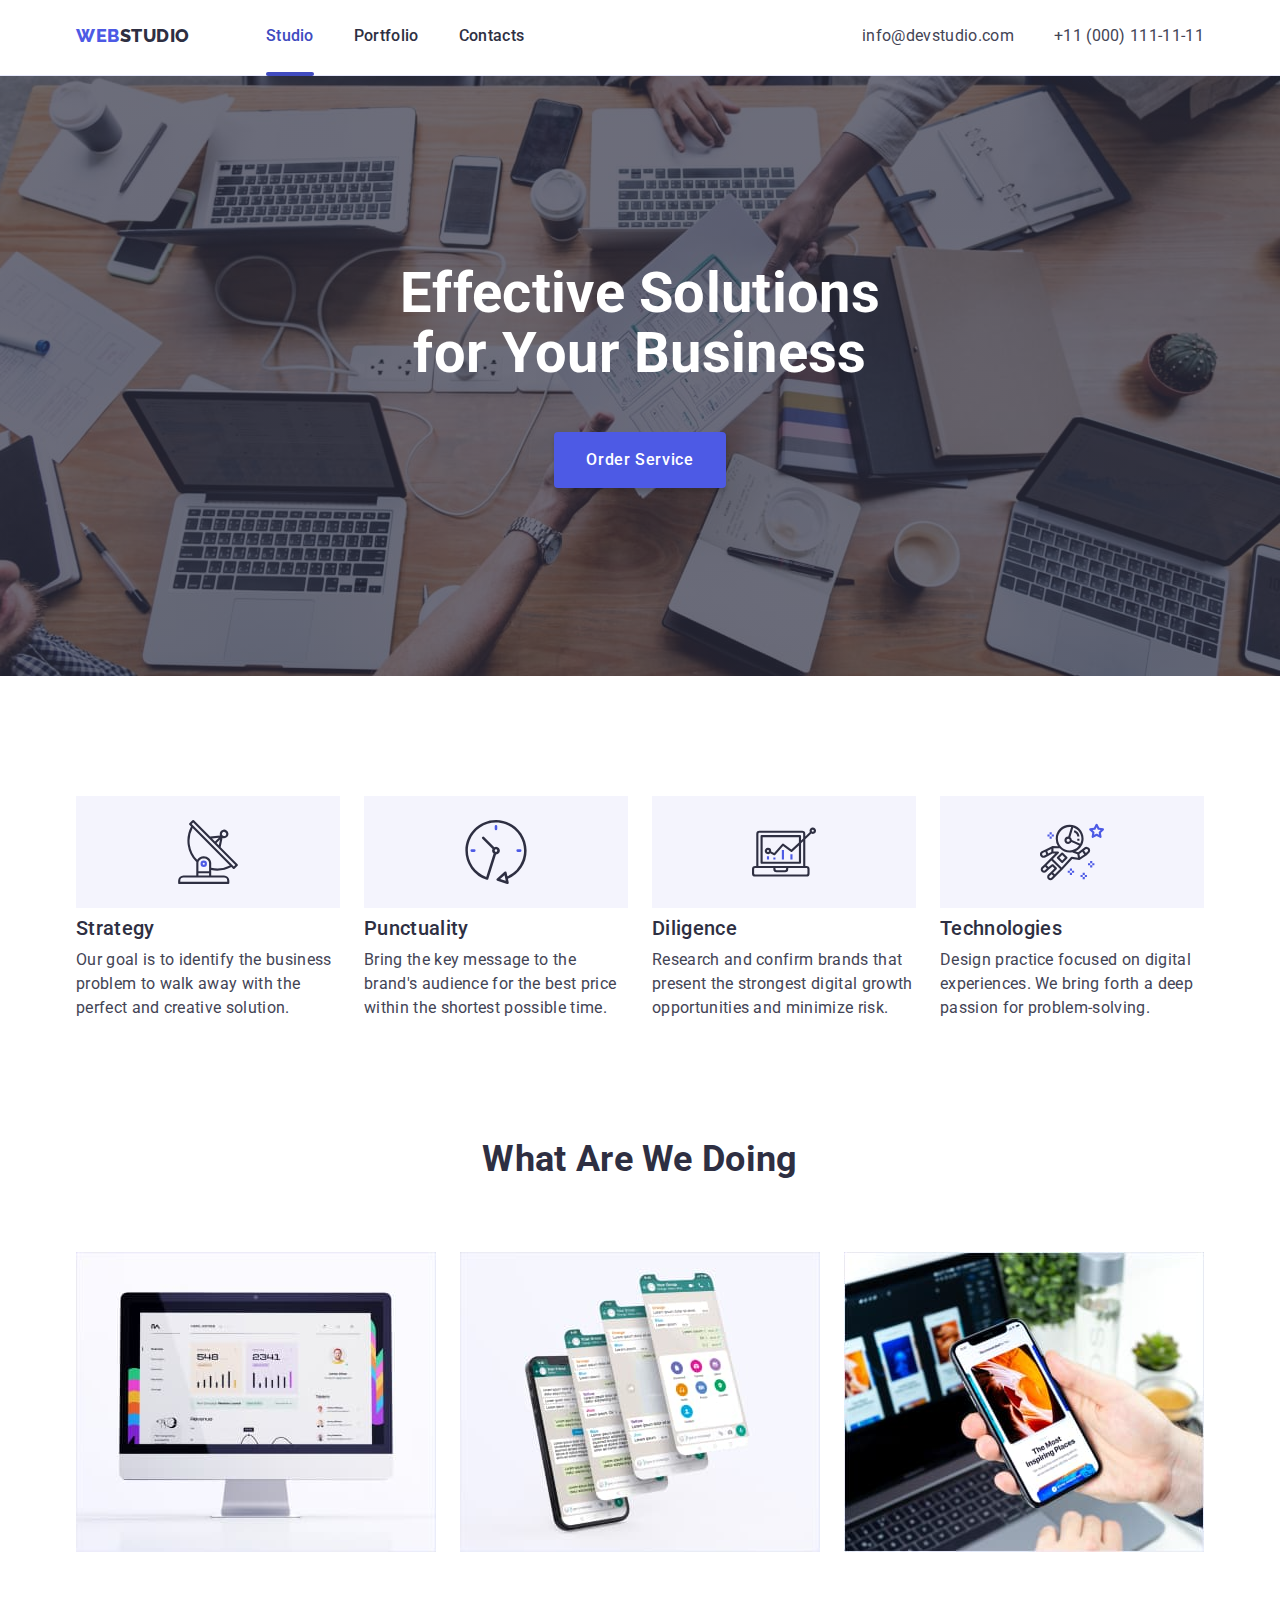
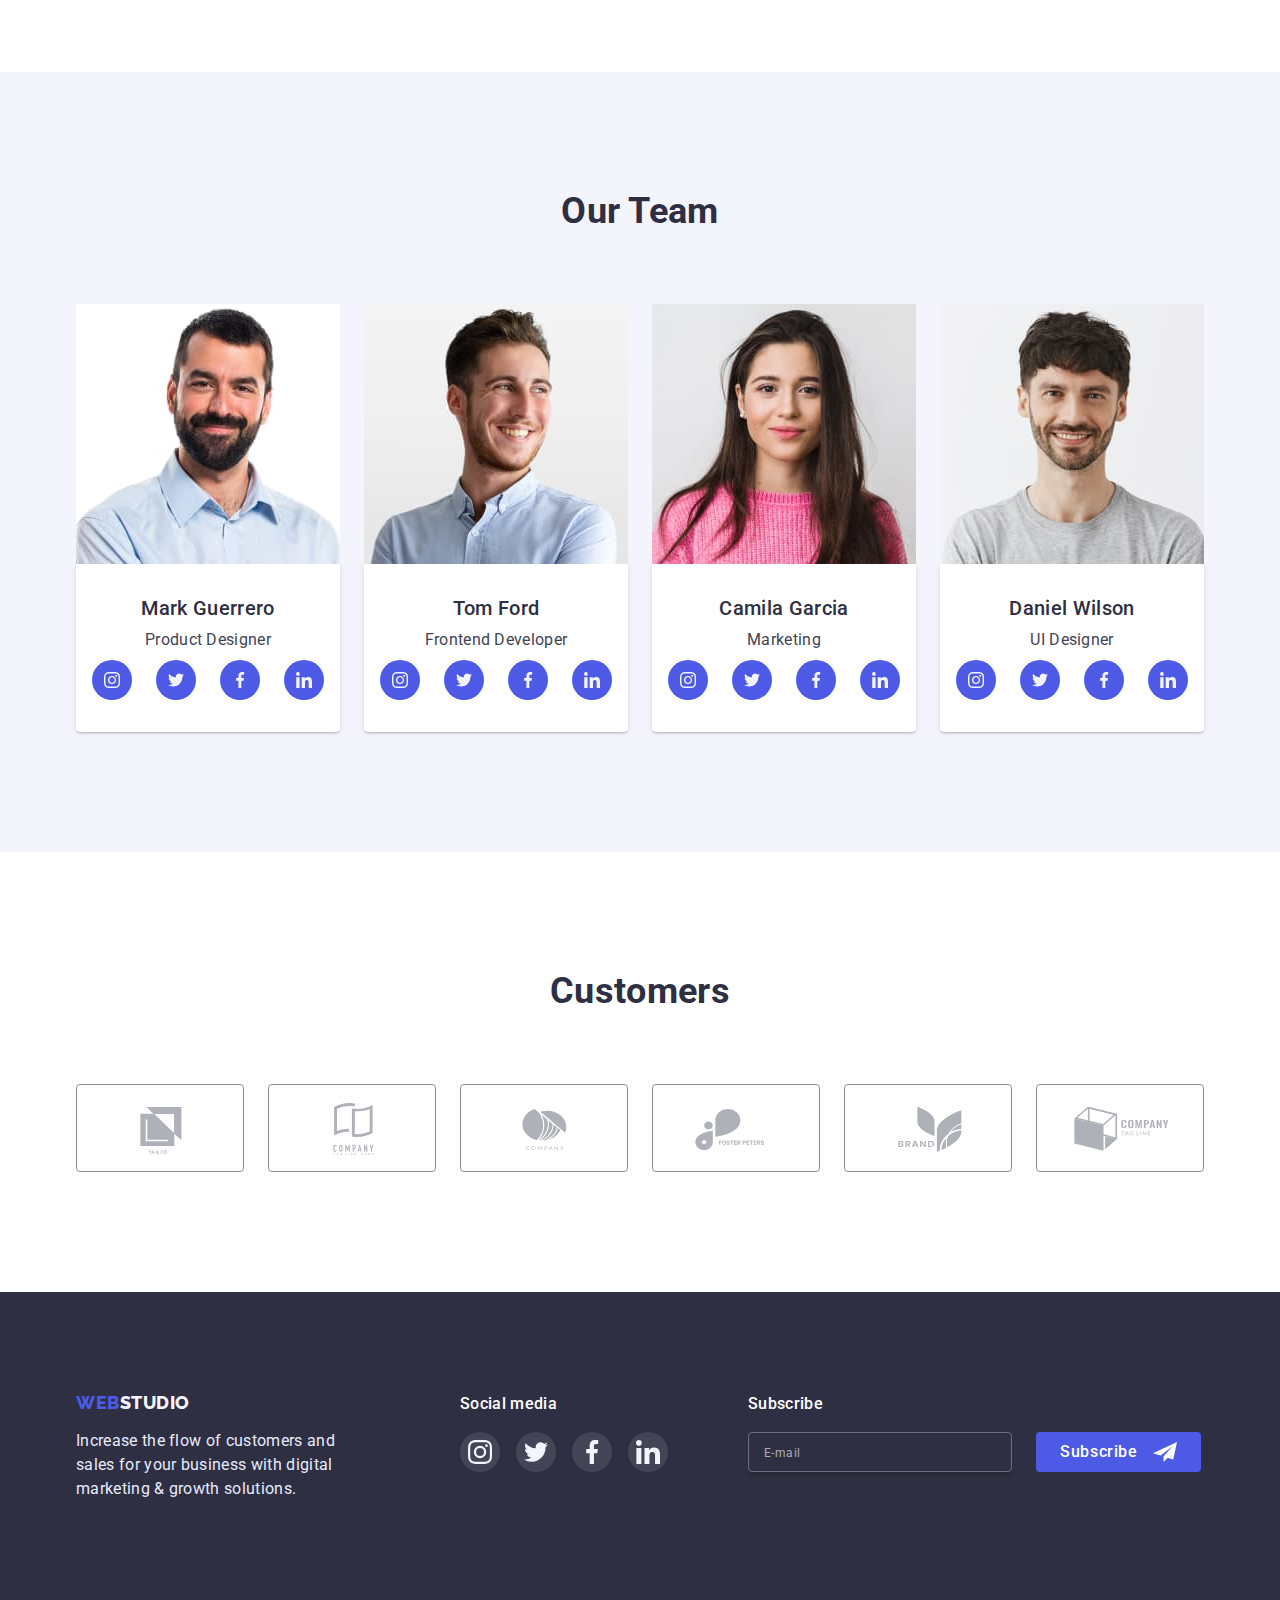
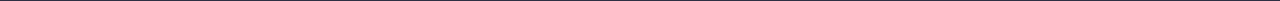
<file: index.html>
<!DOCTYPE html>

<html lang="en">
  <head>
    <meta charset="UTF-8" />
    <meta http-equiv="X-UA-Compatible" content="IE=edge" />
    <meta name="viewport" content="width=device-width, initial-scale=1.0" />
    <title>WebStudio</title>
    <link rel="preconnect" href="https://fonts.googleapis.com" />
    <link rel="preconnect" href="https://fonts.gstatic.com" crossorigin />
    <link
      href="https://fonts.googleapis.com/css2?family=Raleway:wght@800&family=Roboto:wght@400;500;700&display=swap"
      rel="stylesheet"
    />
    <link
      rel="stylesheet"
      href="https://cdnjs.cloudflare.com/ajax/libs/modern-normalize/1.1.0/modern-normalize.min.css"
    />
    <link rel="stylesheet" href="./css/styles.css" />
  </head>

  <body class="main-page">
    <!--Header-->
    <header class="header-page">
      <div class="header-cntnr container">
        <nav class="header-nav">
          <a href="./index.html" class="header-logo logo"
            ><span class="accent">Web</span>Studio</a
          >
          <ul class="header-menu list">
            <li class="menu-item">
              <a href="./index.html" class="navigation current">Studio</a>
            </li>
            <li class="menu-item">
              <a href="./Portfolio.html" class="navigation">Portfolio</a>
            </li>
            <li class="menu-item">
              <a href="" class="navigation">Contacts</a>
            </li>
          </ul>
        </nav>
        <button type="button" class="mobile-menu-btn js-open-menu">
          <svg width="32" height="22" class="mbl-menu-icon">
            <use href="./images/icons.svg#icon-charm_menu-hamburger"></use>
          </svg>
        </button>
        <address>
          <ul class="addrss list">
            <li class="addrss-item">
              <a href="mailto:info@devstudio.com" class="email"
                >info@devstudio.com</a
              >
            </li>
            <li class="addrss-item">
              <a href="tel:+110001111111" class="tel">+11 (000) 111-11-11</a>
            </li>
          </ul>
        </address>
      </div>

      <div class="mobile-menu js-menu-container">
        <div class="mobile-menu-container">
          <button type="button" class="mobile-close-btn js-close-menu">
            <svg class="modal-close-svg" width="8" height="8">
              <use href="./images/icons.svg#icon-close-black"></use>
            </svg>
          </button>
          <ul class="mobile-menu-list list">
            <li class="mobile-menu-item">
              <a href="./index.html" class="mobile-navigation">Studio</a>
            </li>
            <li class="mobile-menu-item">
              <a href="./Portfolio.html" class="mobile-navigation">Portfolio</a>
            </li>
            <li class="mobile-menu-item">
              <a href="" class="mobile-navigation mobile-navigation"
                >Contacts</a
              >
            </li>
          </ul>
          <ul class="mobile-addrss-list list">
            <li class="mobile-addrss-item">
              <a href="tel:+110001111111" class="mobile-tel"
                >+11 (000) 111-11-11</a
              >
            </li>
            <li class="mobile-addrss-item">
              <a href="mailto:info@devstudio.com" class="mobile-email"
                >info@devstudio.com</a
              >
            </li>
          </ul>
          <ul class="mobile-net-list net-list list">
            <li class="team-net-item net-item">
              <a href="" class="mobile-net-link net-link">
                <svg class="net-icon" width="24" height="24">
                  <use href="./images/icons.svg#icon-instagram"></use>
                </svg>
              </a>
            </li>
            <li class="mobile-net-item net-item">
              <a href="" class="mobile-net-link net-link">
                <svg class="net-icon" width="24" height="24">
                  <use href="./images/icons.svg#icon-twitter"></use>
                </svg>
              </a>
            </li>
            <li class="mobile-net-item net-item">
              <a href="" class="mobile-net-link net-link">
                <svg class="net-icon" width="24" height="24">
                  <use href="./images/icons.svg#icon-facebook"></use>
                </svg>
              </a>
            </li>
            <li class="mobile-net-item net-item">
              <a href="" class="mobile-net-link net-link">
                <svg class="net-icon" width="24" height="24">
                  <use href="./images/icons.svg#icon-linkedin"></use>
                </svg>
              </a>
            </li>
          </ul>
        </div>
      </div>
    </header>

    <main>
      <!--Hero-->
      <section class="hero">
        <div class="hero-container container">
          <h1 class="hero-title">
            Effective Solutions <span class="small">for</span> Your Business
          </h1>
          <button type="button" class="btn btn-hero" data-modal-open>
            Order Service
          </button>
        </div>
      </section>

      <!--Values-->
      <section class="section values">
        <div class="container">
          <h2 class="visually-hidden">Values</h2>
          <ul class="values-list list">
            <li class="values-item">
              <div class="values-icon">
                <svg class="icon" width="64px" height="64px">
                  <use href="./images/icons.svg#icon-antenna"></use>
                </svg>
              </div>
              <h3 class="values-title ttl">Strategy</h3>
              <p>
                Our goal is to identify the business problem to walk away with
                the perfect and creative solution.
              </p>
            </li>
            <li class="values-item">
              <div class="values-icon">
                <svg class="icon" width="64px" height="64px">
                  <use href="./images/icons.svg#icon-clock"></use>
                </svg>
              </div>
              <h3 class="values-title ttl">Punctuality</h3>
              <p>
                Bring the key message to the brand's audience for the best price
                within the shortest possible time.
              </p>
            </li>
            <li class="values-item">
              <div class="values-icon">
                <svg class="icon" width="64px" height="64px">
                  <use href="./images/icons.svg#icon-diagram"></use>
                </svg>
              </div>
              <h3 class="values-title ttl">Diligence</h3>
              <p>
                Research and confirm brands that present the strongest digital
                growth opportunities and minimize risk.
              </p>
            </li>
            <li class="values-item">
              <div class="values-icon">
                <svg class="icon" width="64px" height="64px">
                  <use href="./images/icons.svg#icon-astronaut"></use>
                </svg>
              </div>
              <h3 class="values-title ttl">Technologies</h3>
              <p>
                Design practice focused on digital experiences. We bring forth a
                deep passion for problem-solving.
              </p>
            </li>
          </ul>
        </div>
      </section>

      <!--Services-->
      <section class="section services">
        <div class="container">
          <h2 class="services-title ttl">What are we doing</h2>
          <ul class="services-list list">
            <li>
              <img
                srcset="./images/img1@2x.jpg 2x"
                src="./images/img1.jpg"
                alt="Computer"
                width="360"
                height="300"
              />
            </li>
            <li>
              <img
                srcset="./images/img2@2x.jpg 2x"
                src="./images/img2.jpg"
                alt="Cellphone"
                width="360"
                height="300"
              />
            </li>
            <li>
              <img
                srcset="./images/img3@2x.jpg 2x"
                src="./images/img3.jpg"
                alt="Computer and cellphone"
                width="360"
                height="300"
              />
            </li>
          </ul>
        </div>
      </section>

      <!--Team-->
      <section class="section team">
        <div class="team-container container">
          <h2 class="team-title ttl">Our Team</h2>
          <ul class="team-list list">
            <li class="team-item">
              <img
                srcset="./images/mark@2x.jpg 2x"
                src="./images/mark.jpg"
                alt="Mark Guerrero"
                width="264"
                height="260"
              />
              <div class="team-content">
                <h3 class="name ttl">Mark Guerrero</h3>
                <p>Product Designer</p>
                <ul class="team-net-list net-list list">
                  <li class="team-net-item net-item">
                    <a href="" class="team-net-link net-link">
                      <svg class="net-icon" width="16px" height="16px">
                        <use href="./images/icons.svg#icon-instagram"></use>
                      </svg>
                    </a>
                  </li>
                  <li class="team-net-item net-item">
                    <a href="" class="team-net-link net-link">
                      <svg class="net-icon" width="16px" height="16px">
                        <use href="./images/icons.svg#icon-twitter"></use>
                      </svg>
                    </a>
                  </li>
                  <li class="team-net-item net-item">
                    <a href="" class="team-net-link net-link">
                      <svg class="net-icon" width="16px" height="16px">
                        <use href="./images/icons.svg#icon-facebook"></use>
                      </svg>
                    </a>
                  </li>
                  <li class="team-net-item net-item">
                    <a href="" class="team-net-link net-link">
                      <svg class="net-icon" width="16px" height="16px">
                        <use href="./images/icons.svg#icon-linkedin"></use>
                      </svg>
                    </a>
                  </li>
                </ul>
              </div>
            </li>
            <li class="team-item">
              <img
                srcset="./images/tom@2x.jpg 2x"
                src="./images/tom.jpg"
                alt="Tom Ford"
                width="264"
                height="260"
              />
              <div class="team-content">
                <h3 class="name ttl">Tom Ford</h3>
                <p>Frontend Developer</p>
                <ul class="team-net-list net-list list">
                  <li class="team-net-item net-item">
                    <a href="" class="team-net-link net-link">
                      <svg class="net-icon" width="16px" height="16px">
                        <use href="./images/icons.svg#icon-instagram"></use>
                      </svg>
                    </a>
                  </li>
                  <li class="team-net-item net-item">
                    <a href="" class="team-net-link net-link">
                      <svg class="net-icon" width="16px" height="16px">
                        <use href="./images/icons.svg#icon-twitter"></use>
                      </svg>
                    </a>
                  </li>
                  <li class="team-net-item net-item">
                    <a href="" class="team-net-link net-link">
                      <svg class="net-icon" width="16px" height="16px">
                        <use href="./images/icons.svg#icon-facebook"></use>
                      </svg>
                    </a>
                  </li>
                  <li class="team-net-item net-item">
                    <a href="" class="team-net-link net-link">
                      <svg class="net-icon" width="16px" height="16px">
                        <use href="./images/icons.svg#icon-linkedin"></use>
                      </svg>
                    </a>
                  </li>
                </ul>
              </div>
            </li>
            <li class="team-item">
              <img
                srcset="./images/camila@2x.jpg 2x"
                src="./images/camila.jpg"
                alt="Camila Garcia"
                width="264"
                height="260"
              />
              <div class="team-content">
                <h3 class="name ttl">Camila Garcia</h3>
                <p>Marketing</p>
                <ul class="team-net-list net-list list">
                  <li class="team-net-item net-item">
                    <a href="" class="team-net-link net-link">
                      <svg class="net-icon" width="16px" height="16px">
                        <use href="./images/icons.svg#icon-instagram"></use>
                      </svg>
                    </a>
                  </li>
                  <li class="team-net-item net-item">
                    <a href="" class="team-net-link net-link">
                      <svg class="net-icon" width="16px" height="16px">
                        <use href="./images/icons.svg#icon-twitter"></use>
                      </svg>
                    </a>
                  </li>
                  <li class="team-net-item net-item">
                    <a href="" class="team-net-link net-link">
                      <svg class="net-icon" width="16px" height="16px">
                        <use href="./images/icons.svg#icon-facebook"></use>
                      </svg>
                    </a>
                  </li>
                  <li class="team-net-item net-item">
                    <a href="" class="team-net-link net-link">
                      <svg class="net-icon" width="16px" height="16px">
                        <use href="./images/icons.svg#icon-linkedin"></use>
                      </svg>
                    </a>
                  </li>
                </ul>
              </div>
            </li>
            <li class="team-item">
              <img
                srcset="./images/daniel@2x.jpg 2x"
                src="./images/daniel.jpg"
                alt="Daniel Wilson"
                width="264"
                height="260"
              />
              <div class="team-content">
                <h3 class="name ttl">Daniel Wilson</h3>
                <p>UI Designer</p>
                <ul class="team-net-list net-list list">
                  <li class="team-net-item net-item">
                    <a href="" class="team-net-link net-link">
                      <svg class="net-icon" width="16px" height="16px">
                        <use href="./images/icons.svg#icon-instagram"></use>
                      </svg>
                    </a>
                  </li>
                  <li class="team-net-item net-item">
                    <a href="" class="team-net-link net-link">
                      <svg class="net-icon" width="16px" height="16px">
                        <use href="./images/icons.svg#icon-twitter"></use>
                      </svg>
                    </a>
                  </li>
                  <li class="team-net-item net-item">
                    <a href="" class="team-net-link net-link">
                      <svg class="net-icon" width="16px" height="16px">
                        <use href="./images/icons.svg#icon-facebook"></use>
                      </svg>
                    </a>
                  </li>
                  <li class="team-net-item net-item">
                    <a href="" class="team-net-link net-link">
                      <svg class="net-icon" width="16px" height="16px">
                        <use href="./images/icons.svg#icon-linkedin"></use>
                      </svg>
                    </a>
                  </li>
                </ul>
              </div>
            </li>
          </ul>
        </div>
      </section>

      <!-- CUSTOMERS -->
      <section class="section">
        <div class="customer-container container">
          <h2 class="customers-ttl ttl">Customers</h2>
          <ul class="customer-list list">
            <li class="customer-item item">
              <a href="" class="customer-link">
                <svg width="104px" height="56px">
                  <use href="./images/icons.svg#icon-clientlogo1"></use>
                </svg>
              </a>
            </li>
            <li class="customer-item item">
              <a href="" class="customer-link">
                <svg width="104px" height="56px">
                  <use href="./images/icons.svg#icon-clientlogo2"></use>
                </svg>
              </a>
            </li>
            <li class="customer-item item">
              <a href="" class="customer-link">
                <svg width="104px" height="56px">
                  <use href="./images/icons.svg#icon-clientlogo3"></use>
                </svg>
              </a>
            </li>
            <li class="customer-item item">
              <a href="" class="customer-link">
                <svg width="104px" height="56px">
                  <use href="./images/icons.svg#icon-clientlogo4"></use>
                </svg>
              </a>
            </li>
            <li class="customer-item item">
              <a href="" class="customer-link">
                <svg width="104px" height="56px">
                  <use href="./images/icons.svg#icon-clientlogo5"></use>
                </svg>
              </a>
            </li>
            <li class="customer-item item">
              <a href="" class="customer-link">
                <svg width="104px" height="56px">
                  <use href="./images/icons.svg#icon-clientlogo6"></use>
                </svg>
              </a>
            </li>
          </ul>
        </div>
      </section>
    </main>

    <footer class="ftr">
      <div class="ftr-cntnr container">
        <div class="ftr-motto">
          <a href="./index.html" class="ftr-logo logo"
            ><span class="accent">Web</span>Studio</a
          >
          <p>
            Increase the flow of customers and sales for your business with
            digital marketing & growth solutions.
          </p>
        </div>
        <div class="net-container">
          <p class="txt-ttl-ftr">Social media</p>
          <ul class="ftr-net-list net-list list">
            <li class="ftr-net-item net-item">
              <a href="" class="ftr-net-link net-link">
                <svg class="net-icon" width="24px" height="24px">
                  <use href="./images/icons.svg#icon-instagram"></use>
                </svg>
              </a>
            </li>
            <li class="ftr-net-item net-item">
              <a href="" class="ftr-net-link net-link">
                <svg class="net-icon" width="24px" height="24px">
                  <use href="./images/icons.svg#icon-twitter"></use>
                </svg>
              </a>
            </li>
            <li class="ftr-net-item net-item">
              <a href="" class="ftr-net-link net-link">
                <svg class="net-icon" width="24px" height="24px">
                  <use href="./images/icons.svg#icon-facebook"></use>
                </svg>
              </a>
            </li>
            <li class="ftr-net-item net-item">
              <a href="" class="ftr-net-link net-link">
                <svg class="net-icon" width="24px" height="24px">
                  <use href="./images/icons.svg#icon-linkedin"></use>
                </svg>
              </a>
            </li>
          </ul>
        </div>
        <div class="container-subscribe">
          <p class="txt-ttl-ftr">Subscribe</p>
          <form class="subscribe-form">
            <div class="wrapper-ftr-input">
              <input
                type="email"
                name="email-subscribe"
                id="subscribe-input"
                class="ftr-input"
                placeholder=" "
              />
              <label for="subscribe-input" class="subscribe-label"
                ><span class="txt-ftr-lbl">E-mail</span></label
              >
            </div>
            <span class="wrapper-ftr-btn">
              <button type="submit" class="btn btn-ftr">Subscribe</button>
              <svg class="icon-subscribe" width="24" height="24">
                <use href="./images/icons.svg#icon-subscribe"></use>
              </svg>
            </span>
          </form>
        </div>
      </div>
    </footer>

    <!-- MODAL WINDOW -->
    <div class="backdrop is-hidden" data-modal>
      <div class="modal">
        <button type="button" class="modal-close-btn" data-modal-close>
          <svg class="modal-close-svg" width="8" height="8">
            <use href="./images/icons.svg#icon-close-black"></use>
          </svg>
        </button>
        <p class="form-ttl">Leave your contacts and we will call you back</p>
        <form class="modal-form">
          <label class="modal-label"
            ><span class="txt-mdl-lbl txt-mdl-lbl-first">Name</span
            ><span class="wrapper-icon-input">
              <input
                type="text"
                name="name"
                class="modal-input"
                required
                autofocus
                minlength="2"
                pattern="^[a-zA-Z]+$"
              />
              <svg class="icon-input" width="18" height="18">
                <use href="./images/icons.svg#icon-person-black"></use>
              </svg> </span></label
          ><label class="modal-label"
            ><span class="txt-mdl-lbl">Phone</span
            ><span class="wrapper-icon-input"
              ><input
                type="tel"
                name="phone"
                class="modal-input"
                required
                pattern="[0-9]{10}"
                title="10 digits"
              /><svg class="icon-input" width="18" height="24">
                <use href="./images/icons.svg#icon-phone-black"></use>
              </svg> </span></label
          ><label class="modal-label"
            ><span class="txt-mdl-lbl">Email</span
            ><span class="wrapper-icon-input"
              ><input
                type="email"
                name="email"
                class="modal-input"
                required
              /><svg class="icon-input" width="18" height="24">
                <use href="./images/icons.svg#icon-email-black"></use>
              </svg> </span
          ></label>
          <label class="modal-label mdl-lbl-cmmnt">
            <span class="txt-mdl-lbl">Comment</span>
            <textarea
              name="comment"
              id=""
              class="modal-textarea"
              placeholder="Text input"
            ></textarea>
          </label>
          <input
            id="accept"
            type="checkbox"
            name="accept"
            class="modal-input-accept visually-hidden"
            required
          />
          <label for="accept" class="modal-label-accept">
            <span class="icon-click-wrap">
              <svg class="icon-click" width="10" height="8">
                <use href="./images/icons.svg#icon-click"></use>
              </svg>
            </span>
            <span class="txt-mdl-lbl txt-mdl-lbl-last"
              >I accept the terms and conditions of the
              <a href="">Privacy Policy</a></span
            ></label
          >
          <button type="submit" class="btn btn-submit">Send</button>
        </form>
      </div>
    </div>
    <script src="./js/mobile-menu.js"></script>
    <script src="./js/modal.js"></script>
  </body>
</html>
</file>
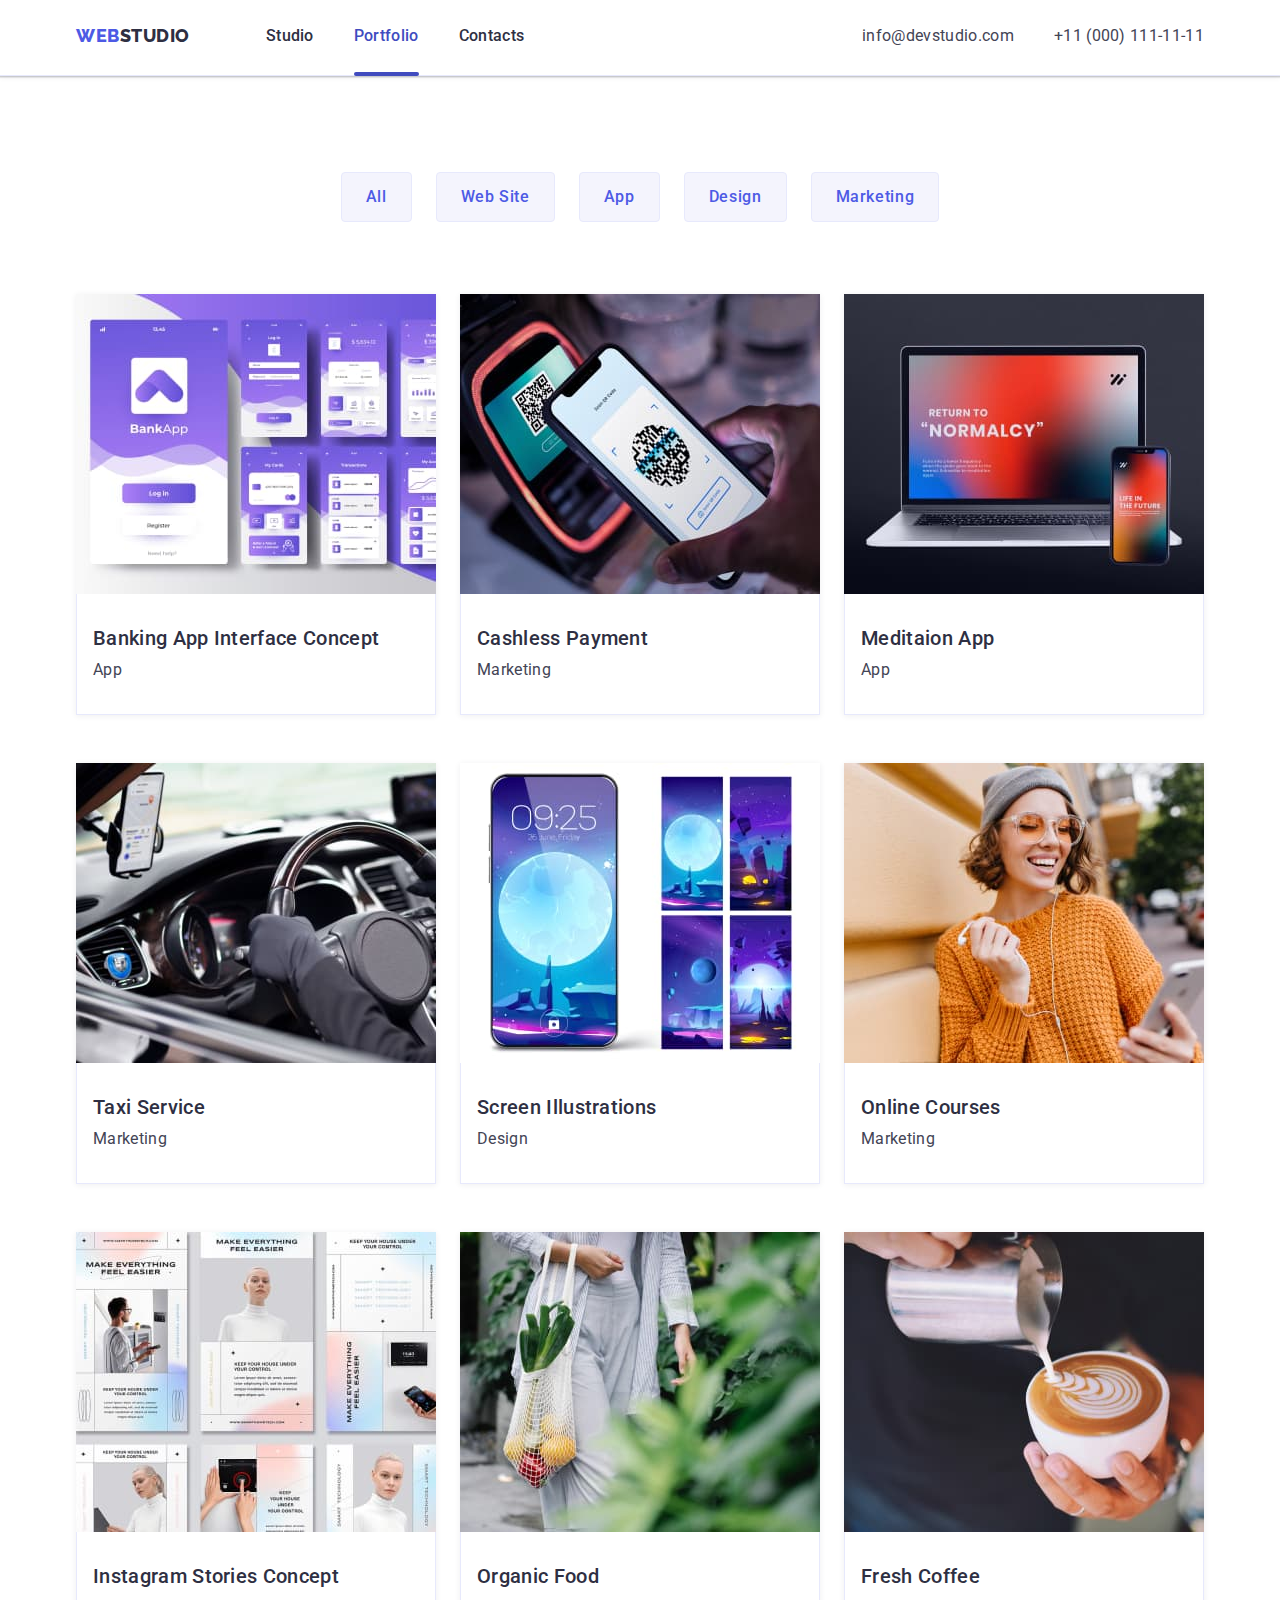
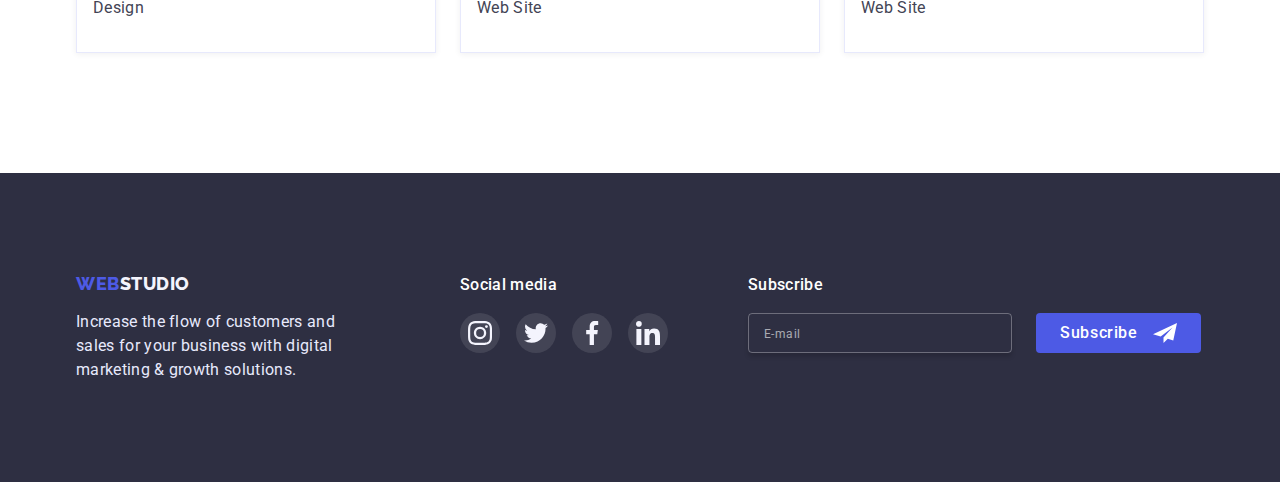
<file: Portfolio.html>
<!DOCTYPE html>
<html lang="en">
  <head>
    <meta charset="UTF-8" />
    <meta http-equiv="X-UA-Compatible" content="IE=edge" />
    <meta name="viewport" content="width=device-width, initial-scale=1.0" />
    <title>WebStudio</title>
    <link rel="preconnect" href="https://fonts.googleapis.com" />
    <link rel="preconnect" href="https://fonts.gstatic.com" crossorigin />
    <link
      href="https://fonts.googleapis.com/css2?family=Raleway:wght@800&family=Roboto:wght@400;500;700&display=swap"
      rel="stylesheet"
    />
    <link
      rel="stylesheet"
      href="https://cdnjs.cloudflare.com/ajax/libs/modern-normalize/1.1.0/modern-normalize.min.css"
    />
    <link rel="stylesheet" href="./css/styles.css" />
  </head>

  <body>
    <!--Header-->
    <header class="header-page">
      <div class="header-cntnr container">
        <nav class="header-nav">
          <a href="./index.html" class="header-logo logo"
            ><span class="accent">Web</span>Studio</a
          >
          <ul class="header-menu list">
            <li class="menu-item">
              <a href="./index.html" class="navigation">Studio</a>
            </li>
            <li class="menu-item">
              <a href="./Portfolio.html" class="navigation current"
                >Portfolio</a
              >
            </li>
            <li class="menu-item">
              <a href="" class="navigation">Contacts</a>
            </li>
          </ul>
        </nav>
        <button type="button" class="mobile-menu-btn js-open-menu">
          <svg width="32" height="22" class="mbl-menu-icon">
            <use href="./images/icons.svg#icon-charm_menu-hamburger"></use>
          </svg>
        </button>
        <address>
          <ul class="addrss list">
            <li class="addrss-item">
              <a href="mailto:info@devstudio.com" class="email"
                >info@devstudio.com</a
              >
            </li>
            <li class="addrss-item">
              <a href="tel:+110001111111" class="tel">+11 (000) 111-11-11</a>
            </li>
          </ul>
        </address>
      </div>

      <div class="mobile-menu js-menu-container">
        <div class="mobile-menu-container">
          <button type="button" class="mobile-close-btn js-close-menu">
            <svg class="modal-close-svg" width="8" height="8">
              <use href="./images/icons.svg#icon-close-black"></use>
            </svg>
          </button>
          <ul class="mobile-menu-list list">
            <li class="mobile-menu-item">
              <a href="./index.html" class="mobile-navigation">Studio</a>
            </li>
            <li class="mobile-menu-item">
              <a href="./Portfolio.html" class="mobile-navigation">Portfolio</a>
            </li>
            <li class="mobile-menu-item">
              <a href="" class="mobile-navigation mobile-navigation"
                >Contacts</a
              >
            </li>
          </ul>
          <ul class="mobile-addrss-list list">
            <li class="mobile-addrss-item">
              <a href="tel:+110001111111" class="mobile-tel"
                >+11 (000) 111-11-11</a
              >
            </li>
            <li class="mobile-addrss-item">
              <a href="mailto:info@devstudio.com" class="mobile-email"
                >info@devstudio.com</a
              >
            </li>
          </ul>
          <ul class="mobile-net-list net-list list">
            <li class="team-net-item net-item">
              <a href="" class="mobile-net-link net-link">
                <svg class="net-icon" width="24" height="24">
                  <use href="./images/icons.svg#icon-instagram"></use>
                </svg>
              </a>
            </li>
            <li class="mobile-net-item net-item">
              <a href="" class="mobile-net-link net-link">
                <svg class="net-icon" width="24" height="24">
                  <use href="./images/icons.svg#icon-twitter"></use>
                </svg>
              </a>
            </li>
            <li class="mobile-net-item net-item">
              <a href="" class="mobile-net-link net-link">
                <svg class="net-icon" width="24" height="24">
                  <use href="./images/icons.svg#icon-facebook"></use>
                </svg>
              </a>
            </li>
            <li class="mobile-net-item net-item">
              <a href="" class="mobile-net-link net-link">
                <svg class="net-icon" width="24" height="24">
                  <use href="./images/icons.svg#icon-linkedin"></use>
                </svg>
              </a>
            </li>
          </ul>
        </div>
      </div>
    </header>

    <main>
      <!--Cards-->
      <section class="cards">
        <div class="container">
          <h1 class="visually-hidden">Cards</h1>
          <ul class="filter-cards list">
            <li class="filter-item">
              <button type="button" class="filter-btn">All</button>
            </li>
            <li class="filter-item">
              <button type="button" class="filter-btn">Web Site</button>
            </li>
            <li class="filter-item">
              <button type="button" class="filter-btn">App</button>
            </li>
            <li class="filter-item">
              <button type="button" class="filter-btn">Design</button>
            </li>
            <li class="filter-item">
              <button type="button" class="filter-btn">Marketing</button>
            </li>
          </ul>
          <h2 class="visually-hidden">Projects</h2>
          <ul class="cards-list list">
            <li class="card-item">
              <a href="" class="card-link"
                ><div class="wrapper-overlay">
                  <picture>
                    <source
                      srcset="
                        ./images/banking-desktop.jpg    1x,
                        ./images/banking-desktop@2x.jpg 2x
                      "
                      media="(min-width: 1200px)"
                    />
                    <source
                      srcset="
                        ./images/banking-tablet.jpg    1x,
                        ./images/banking-tablet@2x.jpg 2x
                      "
                      media="(min-width: 768px)"
                    />
                    <source
                      srcset="
                        ./images/banking-mobile.jpg    1x,
                        ./images/banking-mobile@2x.jpg 2x
                      "
                      media="(max-width: 767px)"
                    />
                    <img src="./images/banking-mobile.jpg" alt="Banking App" />
                  </picture>
                  <p class="overlay">
                    14 Stylish and User-Friendly App Design Concepts · Task
                    Manager App · Calorie Tracker App · Exotic Fruit Ecommerce
                    App · Cloud Storage App
                  </p>
                </div>
                <div class="card-content">
                  <h3 class="card-ttl ttl">Banking App Interface Concept</h3>
                  <p>App</p>
                </div></a
              >
            </li>
            <li class="card-item">
              <a href="" class="card-link"
                ><div class="wrapper-overlay">
                  <picture>
                    <source
                      srcset="
                        ./images/qrcode-desktop.jpg    1x,
                        ./images/qrcode-desktop@2x.jpg 2x
                      "
                      media="(min-width: 1200px)" />
                    <source
                      srcset="
                        ./images/qrcode-tablet.jpg    1x,
                        ./images/qrcode-tablet@2x.jpg 2x
                      "
                      media="(min-width: 768px)" />
                    <source
                      srcset="
                        ./images/qrcode-mobile.jpg    1x,
                        ./images/qrcode-mobile@2x.jpg 2x
                      "
                      media="(max-width: 767px)" />
                    <img src="./images/qrcode-mobile.jpg" alt="QR code"
                  /></picture>
                  <p class="overlay">
                    14 Stylish and User-Friendly App Design Concepts · Task
                    Manager App · Calorie Tracker App · Exotic Fruit Ecommerce
                    App · Cloud Storage App
                  </p>
                </div>
                <div class="card-content">
                  <h3 class="card-ttl ttl">Cashless Payment</h3>
                  <p>Marketing</p>
                </div></a
              >
            </li>
            <li class="card-item">
              <a href="" class="card-link"
                ><div class="wrapper-overlay">
                  <picture>
                    <source
                      srcset="
                        ./images/notebook-desktop.jpg    1x,
                        ./images/notebook-desktop@2x.jpg 2x
                      "
                      media="(min-width: 1200px)" />
                    <source
                      srcset="
                        ./images/notebook-tablet.jpg    1x,
                        ./images/notebook-tablet@2x.jpg 2x
                      "
                      media="(min-width: 768px)" />
                    <source
                      srcset="
                        ./images/notebook-mobile.jpg    1x,
                        ./images/notebook-mobile@2x.jpg 2x
                      "
                      media="(max-width: 767px)" />
                    <img src="./images/notebook-mobile.jpg" alt="Notebook"
                  /></picture>
                  <p class="overlay">
                    14 Stylish and User-Friendly App Design Concepts · Task
                    Manager App · Calorie Tracker App · Exotic Fruit Ecommerce
                    App · Cloud Storage App
                  </p>
                </div>
                <div class="card-content">
                  <h3 class="card-ttl ttl">Meditaion App</h3>
                  <p>App</p>
                </div></a
              >
            </li>
            <li class="card-item">
              <a href="" class="card-link"
                ><div class="wrapper-overlay">
                  <picture>
                    <source
                      srcset="
                        ./images/car-desktop.jpg    1x,
                        ./images/car-desktop@2x.jpg 2x
                      "
                      media="(min-width: 1200px)" />
                    <source
                      srcset="
                        ./images/car-tablet.jpg    1x,
                        ./images/car-tablet@2x.jpg 2x
                      "
                      media="(min-width: 768px)" />
                    <source
                      srcset="
                        ./images/car-mobile.jpg    1x,
                        ./images/car-mobile@2x.jpg 2x
                      "
                      media="(max-width: 767px)" />
                    <img src="./images/car-mobile.jpg" alt="Car steering wheel"
                  /></picture>
                  <p class="overlay">
                    14 Stylish and User-Friendly App Design Concepts · Task
                    Manager App · Calorie Tracker App · Exotic Fruit Ecommerce
                    App · Cloud Storage App
                  </p>
                </div>
                <div class="card-content">
                  <h3 class="card-ttl ttl">Taxi Service</h3>
                  <p>Marketing</p>
                </div></a
              >
            </li>
            <li class="card-item">
              <a href="" class="card-link"
                ><div class="wrapper-overlay">
                  <picture>
                    <source
                      srcset="
                        ./images/cellphone-desktop.jpg    1x,
                        ./images/cellphone-desktop@2x.jpg 2x
                      "
                      media="(min-width: 1200px)" />
                    <source
                      srcset="
                        ./images/cellphone-tablet.jpg    1x,
                        ./images/cellphone-tablet@2x.jpg 2x
                      "
                      media="(min-width: 768px)" />
                    <source
                      srcset="
                        ./images/cellphone-mobile.jpg    1x,
                        ./images/cellphone-mobile@2x.jpg 2x
                      "
                      media="(max-width: 767px)" />
                    <img src="./images/cellphone-mobile.jpg" alt="Cellphone"
                  /></picture>
                  <p class="overlay">
                    14 Stylish and User-Friendly App Design Concepts · Task
                    Manager App · Calorie Tracker App · Exotic Fruit Ecommerce
                    App · Cloud Storage App
                  </p>
                </div>
                <div class="card-content">
                  <h3 class="card-ttl ttl">Screen Illustrations</h3>
                  <p>Design</p>
                </div></a
              >
            </li>
            <li class="card-item">
              <a href="" class="card-link"
                ><div class="wrapper-overlay">
                  <picture>
                    <source
                      srcset="
                        ./images/girl-desktop.jpg    1x,
                        ./images/girl-desktop@2x.jpg 2x
                      "
                      media="(min-width: 1200px)" />
                    <source
                      srcset="
                        ./images/girl-tablet.jpg    1x,
                        ./images/girl-tablet@2x.jpg 2x
                      "
                      media="(min-width: 768px)" />
                    <source
                      srcset="
                        ./images/girl-mobile.jpg    1x,
                        ./images/girl-mobile@2x.jpg 2x
                      "
                      media="(max-width: 767px)" />
                    <img src="./images/girl-mobile.jpg" alt="Girl"
                  /></picture>
                  <p class="overlay">
                    14 Stylish and User-Friendly App Design Concepts · Task
                    Manager App · Calorie Tracker App · Exotic Fruit Ecommerce
                    App · Cloud Storage App
                  </p>
                </div>
                <div class="card-content">
                  <h3 class="card-ttl ttl">Online Courses</h3>
                  <p>Marketing</p>
                </div></a
              >
            </li>
            <li class="card-item">
              <a href="" class="card-link"
                ><div class="wrapper-overlay">
                  <picture>
                    <source
                      srcset="
                        ./images/persons-desktop.jpg    1x,
                        ./images/persons-desktop@2x.jpg 2x
                      "
                      media="(min-width: 1200px)" />
                    <source
                      srcset="
                        ./images/persons-tablet.jpg    1x,
                        ./images/persons-tablet@2x.jpg 2x
                      "
                      media="(min-width: 768px)" />
                    <source
                      srcset="
                        ./images/persons-mobile.jpg    1x,
                        ./images/persons-mobile@2x.jpg 2x
                      "
                      media="(max-width: 767px)" />
                    <img src="./images/persons-mobile.jpg" alt="Persons"
                  /></picture>
                  <p class="overlay">
                    14 Stylish and User-Friendly App Design Concepts · Task
                    Manager App · Calorie Tracker App · Exotic Fruit Ecommerce
                    App · Cloud Storage App
                  </p>
                </div>
                <div class="card-content">
                  <h3 class="card-ttl ttl">Instagram Stories Concept</h3>
                  <p>Design</p>
                </div></a
              >
            </li>
            <li class="card-item">
              <a href="" class="card-link"
                ><div class="wrapper-overlay">
                  <picture>
                    <source
                      srcset="
                        ./images/fruit-desktop.jpg    1x,
                        ./images/fruit-desktop@2x.jpg 2x
                      "
                      media="(min-width: 1200px)" />
                    <source
                      srcset="
                        ./images/fruit-tablet.jpg    1x,
                        ./images/fruit-tablet@2x.jpg 2x
                      "
                      media="(min-width: 768px)" />
                    <source
                      srcset="
                        ./images/fruit-mobile.jpg    1x,
                        ./images/fruit-mobile@2x.jpg 2x
                      "
                      media="(max-width: 767px)" />
                    <img src="./images/fruit-mobile.jpg" alt="Fruit"
                  /></picture>
                  <p class="overlay">
                    14 Stylish and User-Friendly App Design Concepts · Task
                    Manager App · Calorie Tracker App · Exotic Fruit Ecommerce
                    App · Cloud Storage App
                  </p>
                </div>
                <div class="card-content">
                  <h3 class="card-ttl ttl">Organic Food</h3>
                  <p>Web Site</p>
                </div></a
              >
            </li>
            <li class="card-item">
              <a href="" class="card-link"
                ><div class="wrapper-overlay">
                  <picture>
                    <source
                      srcset="
                        ./images/coffee-desktop.jpg    1x,
                        ./images/coffee-desktop@2x.jpg 2x
                      "
                      media="(min-width: 1200px)" />
                    <source
                      srcset="
                        ./images/coffee-tablet.jpg    1x,
                        ./images/coffee-tablet@2x.jpg 2x
                      "
                      media="(min-width: 768px)" />
                    <source
                      srcset="
                        ./images/coffee-mobile.jpg    1x,
                        ./images/coffee-mobile@2x.jpg 2x
                      "
                      media="(max-width: 767px)" />
                    <img src="./images/coffee-mobile.jpg" alt="Coffee"
                  /></picture>
                  <p class="overlay">
                    14 Stylish and User-Friendly App Design Concepts · Task
                    Manager App · Calorie Tracker App · Exotic Fruit Ecommerce
                    App · Cloud Storage App
                  </p>
                </div>
                <div class="card-content">
                  <h3 class="card-ttl ttl">Fresh Coffee</h3>
                  <p>Web Site</p>
                </div></a
              >
            </li>
          </ul>
        </div>
      </section>
    </main>

    <!--Підвал-->
    <footer class="ftr">
      <div class="ftr-cntnr container">
        <div class="ftr-motto">
          <a href="./index.html" class="ftr-logo logo"
            ><span class="accent">Web</span>Studio</a
          >
          <p>
            Increase the flow of customers and sales for your business with
            digital marketing & growth solutions.
          </p>
        </div>
        <div class="net-container">
          <p class="txt-ttl-ftr">Social media</p>
          <ul class="ftr-net-list net-list list">
            <li class="ftr-net-item net-item">
              <a href="" class="ftr-net-link net-link">
                <svg class="net-icon" width="24px" height="24px">
                  <use href="./images/icons.svg#icon-instagram"></use>
                </svg>
              </a>
            </li>
            <li class="ftr-net-item net-item">
              <a href="" class="ftr-net-link net-link">
                <svg class="net-icon" width="24px" height="24px">
                  <use href="./images/icons.svg#icon-twitter"></use>
                </svg>
              </a>
            </li>
            <li class="ftr-net-item net-item">
              <a href="" class="ftr-net-link net-link">
                <svg class="net-icon" width="24px" height="24px">
                  <use href="./images/icons.svg#icon-facebook"></use>
                </svg>
              </a>
            </li>
            <li class="ftr-net-item net-item">
              <a href="" class="ftr-net-link net-link">
                <svg class="net-icon" width="24px" height="24px">
                  <use href="./images/icons.svg#icon-linkedin"></use>
                </svg>
              </a>
            </li>
          </ul>
        </div>
        <div class="container-subscribe">
          <p class="txt-ttl-ftr">Subscribe</p>
          <form class="subscribe-form">
            <div class="wrapper-ftr-input">
              <input
                type="email"
                name="email-subscribe"
                id="subscribe-input"
                class="ftr-input"
                placeholder=" "
              />
              <label for="subscribe-input" class="subscribe-label"
                ><span class="txt-ftr-lbl">E-mail</span></label
              >
            </div>
            <span class="wrapper-ftr-btn">
              <button type="submit" class="btn btn-ftr">Subscribe</button>
              <svg class="icon-subscribe" width="24" height="24">
                <use href="./images/icons.svg#icon-subscribe"></use>
              </svg>
            </span>
          </form>
        </div>
      </div>
    </footer>
    <script src="./js/mobile-menu.js"></script>
  </body>
</html>
</file>
<file: css/styles.css>
/* основний колір текста #434455;*/
/* колір текста другої частини лого хедера, навігація та заголовки #2E2F42; */
/* колір текста героя  #FFFFFF; */
/* колір першої частини текста лого і кнопки #4D5AE5 * /
/* колір кнопки при hover та навігації при актів  #404BBF */
/* колір другої частини лого футера #F4F4FD */
/* колір текста футера #E7E9FC; */
/* бекграунд головний  #FFFFFF */
/* бекграунд другорядний #F4F4FD */
/* бекграунд темних секцій #2E2F42 */

:root {
    --primary-text-color:#434455;
    --title-text-color:#2E2F42;
    --hero-text-color: #FFFFFF;
    --footer-text-color: #E7E9FC;
    --footer-second-text: #FFFFFF;
    --footer-bg-icon: rgba(255, 255, 255, 0.1);
    --footer-bg-hover-icon: #31D0AA;
    --ftr-txt-label: rgba(255, 255, 255, 0.6);
    --ftr-border-input: rgba(255, 255, 255, 0.3);
    --primary-background-color: #FFFFFF;
    --hero-footer-background-color: #2E2F42;
    --button-background-color: #4D5AE5;
    --modal-back-color: rgba(46, 47, 66, 0.4);
    --modal-background-color: #FCFCFC;
    --modal-btn-background-color: #E7E9FC;
    --modal-border-input: rgba(33, 33, 33, 0.2);
    --modal-label-txt: #8E8F99;
    --modal-txt-accept: #757575;
    --modal-txt-placeholder: rgba(117, 117, 117, 0.5);
    --modal-txt-comment: #000;
    --activ-hover-color: #404BBF;
    --secondary-background-color: #F4F4FD;
    --accent-color: #4D5AE5;
    --logo-footer-second-part: #F4F4FD;
    --hover-text-color-prtfl: #FFFFFF;
    --border-customers-link: #8E8F99;
    --border-modal-btn: rgba(0, 0, 0, 0.1);
    --fill-customer-icon: #AFB1B8;
    --fill-modal-icon: #2E2F42;
    --stroke-mobile-menu-icon: #2E2F42;
    --border-portfolio: #E7E9FC;
    --text-overlay: #F4F4FD;
    --main-text-font: 'Roboto', sans-serif;
    --logo-text-font: 'Raleway', sans-serif;
    --cubic: 0.4, 0, 0.2, 1; 
    --transition-duration: 250ms;
}

body {
    color: var(--primary-text-color);
    background-color: var(--primary-background-color);
    font-family: var(--main-text-font);
    font-size: 16px;
    line-height: 1.5;
    letter-spacing: 0.02em;
}

/* General properties container */

.container {
    padding-left: 16px;
    padding-right: 16px;
}

@media screen and (min-width: 428px) {
    .container {
        width: 428px;
        margin-left: auto;
        margin-right: auto;
    }
}

@media screen and (min-width: 768px) {
    .container {
        width: 768px;
    }
}

@media screen and (min-width: 1200px) {
    .container {
        width: 1158px;
        padding-left: 15px;
        padding-right: 15px;
    }
}

/* Скинути крапки */
.list {
    list-style: none;
}

/* Скидання відступів */
h1,
h2,
h3,
h4 {
    margin: 0;
}

p,
ul {
    margin-top: 0;
    margin-bottom: 0;
    padding-left: 0;
}

/* Перевизначення картинок в блоки */

img {
    display: block;
}

/* Hidden elements */

.visually-hidden {
    position: absolute;
    width: 1px;
    height: 1px;
    margin: -1px;
    border: 0;
    padding: 0;
    white-space: nowrap;
    clip-path: inset(100%);
    clip: rect(0 0 0 0);
    overflow: hidden;
}

/* General properties Sections */

.section {
    padding-top: 96px;
    padding-bottom: 96px;
}

@media screen and (min-width: 1200px) {
.section {
    padding-top: 120px;
    padding-bottom: 120px;
}
}

/*  General properties TITLE */

 .ttl {
    color: var(--title-text-color);
    text-transform: capitalize;
}

.values-title {
    margin-bottom: 8px;
}

.services-title,
.team-title,
.customers-ttl {
    margin-bottom: 72px;
    text-align: center;
    font-weight: 700;
    font-size: 36px;
    line-height: 1.11;
}

.name.ttl,
.card-ttl {
    margin-bottom: 8px;
    font-weight: 500;
    font-size: 20px;
    line-height: 1.2;
}

 /*  General properties Networks */

.net-list {
    display: flex;
}

.net-link {
    display: flex;
    justify-content: center;
    align-items: center;
    width: 40px;
    height: 40px;
    border-radius: 50%;
}

/* ============== HEADER =============== */

.header-page {
    padding-top: 24px;
    border-bottom: 1px solid var(--footer-text-color);
    box-shadow: 0px 2px 1px rgba(46, 47, 66, 0.08), 0px 1px 1px rgba(46, 47, 66, 0.16), 0px 1px 6px rgba(46, 47, 66, 0.08);}

.header-cntnr {
    display: flex;
    justify-content: space-between;
    align-items: center;
}

.header-nav a {
    color: var(--title-text-color);
    text-decoration: none;
}

.logo {
    font-family: var(--logo-text-font);
    font-weight: 800;
    font-size: 18px;
    line-height: 1.17;
    letter-spacing: 0.03em;
    text-decoration: none;
    text-transform: uppercase;
}

.accent {
    color: var(--accent-color);
}

/* +++++++++++ Only Phone ++++++++++++ */

@media screen and (max-width: 767px) {
.header-menu,
address {
    display: none;
}

.header-page {
    padding-bottom: 23px;
}

.mobile-menu-btn {
    padding: 0;
    border: none;
    line-height: 0;
    background-color: transparent;
}

.mbl-menu-icon {
    stroke: var(--stroke-mobile-menu-icon);
}

.mobile-menu {
    position: fixed;
    top: 0;
    left: 0;
    z-index: 100;
    width: 100%;
    height: 100%;
    background-color: var(--primary-background-color);
    opacity: 0;
    visibility: hidden;
    pointer-events: none;

    transition: transform var(--transition-duration), opacity var(--transition-duration) cubic-bezier(var(--cubic));
}

.mobile-menu.is-open {
    opacity: 1;
    visibility: visible;
    pointer-events: auto;
    transform: translateX(0);
}

.mobile-menu-container {
    position: relative;
    display: flex;
    flex-direction: column;
    margin-left: auto;
    margin-right: auto;
    padding: 80px 24px 40px 24px;
    max-width: 396px;
    height: 100%;
    max-height: 796px;
    overflow-y: auto;
}

.mobile-close-btn {
    position: absolute;
    top: 24px;
    right: 8px;
    display: flex;
    justify-content: center;
    align-items: center;
    width: 24px;
    height: 24px;
    padding: 0;
    background-color: var(--modal-btn-background-color);
    border: 1px solid var(--border-modal-btn);
    border-radius: 50%;
}

.mobile-menu-list {
    margin-bottom: auto;
}

.mobile-menu a {
    text-decoration: none;
}

.mobile-menu-item {
    margin-bottom: 40px;
}

.mobile-navigation {
    font-weight: 700;
    font-size: 36px;
    line-height: 1.11;
    text-transform: capitalize;
    color: var(--title-text-color);

    transition: color var(--transition-duration) cubic-bezier(var(--cubic));}

.mobile-navigation:hover,
.mobile-navigation:focus {
    color: var(--activ-hover-color);
}

.mobile-addrss-list {
    margin-bottom: 48px;
}

.mobile-addrss-item:first-child {
    margin-bottom: 40px;
}

.mobile-tel {
    font-weight: 700;
    font-size: 36px;
    line-height: 1.11;
    color: var(--accent-color);
}

.mobile-email {
    font-weight: 500;
    font-size: 20px;
    line-height: 1.2;
    color: var(--primary-text-color);
}

.mobile-net-list {
    gap: 56px;
}

.mobile-net-link {
    background-color: var(--accent-color);
}
}

/* +++++++++++ Only small Phone ++++++++++++ */

@media screen and (min-width: 280px) and (max-width: 400px) {
    .mobile-tel {
        font-size: 24px;
    }

.mobile-net-list {
    gap: 28px;
}
}

/* +++++++++++++++++ Tablet +++++++++++ */

@media screen and (min-width: 768px) {
    .mobile-menu-btn,
    .mobile-menu {
        display: none;
    }

    .header-page {
        padding-bottom: 11px;
    }

    .header-nav,
    .header-menu {
       display: flex;
    }

    .header-logo {
      margin-right: 123px;
    }

    .navigation {
       font-weight: 500;
      transition: color var(--transition-duration) cubic-bezier(var(--cubic));
    }

    .menu-item:not(:last-child) {
      margin-right: 40px;
    }

    .navigation:hover,
    .navigation:focus,
    .navigation.current {
       color: var(--activ-hover-color);
    }

    .menu-item {
      position: relative;
    }

    .navigation.current::after {
        position: absolute;
        bottom: -18px;
        left: 0;
        display: block;
        content: '';
        width: 100%;
        height: 4px;
        background-color: var(--activ-hover-color);
        border-radius: 2px;
    }

    .addrss-item:not(:last-child) {
        margin-bottom: 6px;
    }

    .addrss a {
        color: var(--primary-text-color);
        font-style: normal;
        text-decoration: none;
    }

    .addrss-item {
        font-size: 12px;
        line-height: 1.17;
        letter-spacing: 0.04em;
    }

    .tel,
    .email {
        transition: color var(--transition-duration) cubic-bezier(var(--cubic));
    }

    .email:hover,
    .tel:hover,
    .email:focus,
    .tel:focus {
        color: var(--activ-hover-color);
    }
    }

/* +++++++++++++++++ DESKTOP +++++++++++ */

@media screen and (min-width: 1200px) {

    .header-page {
        padding-bottom: 27px;
    }

    .header-logo {
        line-height: 1.33;
        margin-right:76px;
    }

    .navigation.current::after {
        bottom: -28px;
    }

    .addrss {
        display: flex;
    }

    .addrss-item:not(:last-child) {
        margin-right: 40px;
        margin-bottom: 0;
    }

    .addrss-item {
        font-size: 16px;
        line-height: 1.5;
        letter-spacing: 0.02em;
    }
}

/* ================ HERO ====================== */

.hero {
    padding-top: 112px;
    text-align: center;
    color: var(--hero-text-color);
    max-width: 428px;
    min-height: 432px;
    margin: 0 auto;
    background-image: linear-gradient(rgba(46, 47, 66, 0.7), rgba(46, 47, 66, 0.7)), url('../images/people-office-mobile.jpg');
    background-size: cover;
    background-repeat: no-repeat;
    background-position: center;
    background-color: #434455;
}

@media (min-device-pixel-ratio: 2),
(-webkit-min-device-pixel-ratio: 2),
(min-resolution: 192dpi),
(min-resolution: 2dppx) {
    .hero {
        background-image: linear-gradient(rgba(46, 47, 66, 0.7), rgba(46, 47, 66, 0.7)), url('../images/people-office-mobile@2x.jpg');
    }
}

.hero-title {
    margin-left: auto;
    margin-right: auto;
    text-transform: capitalize;
}

.btn {
    border-radius: 4px;
    border: none;
    color: var(--hero-text-color);
    background-color: var(--button-background-color);
    font-family: inherit;
    font-weight: 500;
    font-size: inherit;
    line-height: inherit;
    letter-spacing: 0.04em;
    cursor: pointer;
    transition: background-color var(--transition-duration) cubic-bezier(var(--cubic));
}

.btn-hero {
    min-width: 169px;
    margin-left: auto;
    margin-right: auto;
    padding: 16px 32px;
    box-shadow: 0px 4px 4px rgba(0, 0, 0, 0.15);
}

.btn:hover,
.btn:focus {
    background-color: var(--activ-hover-color);
}

/* +++++++++++ Only Phone ++++++++++++ */

@media screen and (max-width: 767px) {
    .hero {
        padding-bottom: 112px;
    }

    .hero-title {
        max-width: 320px;
        margin-bottom: 72px;
        font-size: 36px;
        line-height: 1.11;
    }

}

/* +++++++++++ Tablet ++++++++++++ */

@media screen and (min-width: 768px) {
    .hero {
        padding-bottom: 108px;
        max-width: 768px;
        min-height: 436px;
        background-image: linear-gradient(rgba(46, 47, 66, 0.7), rgba(46, 47, 66, 0.7)), url('../images/people-office-tablet.jpg');
    }
    
    @media (min-device-pixel-ratio: 2),
    (-webkit-min-device-pixel-ratio: 2),
    (min-resolution: 192dpi),
    (min-resolution: 2dppx) {
        .hero {
            background-image: linear-gradient(rgba(46, 47, 66, 0.7), rgba(46, 47, 66, 0.7)), url('../images/people-office-tablet@2x.jpg');
        }
    }

    .hero-title {
        max-width: 496px;
        margin-bottom: 40px;
        font-size: 56px;
        line-height: 1.07;
    }

    .small {
        text-transform: none;
    }
}

/* +++++++++++ Desktop ++++++++++++ */

@media screen and (min-width: 1200px) {
    .hero {
        padding-top: 188px;
        padding-bottom: 188px;
        max-width: 1440px;
        min-height: 600px;
        background-image: linear-gradient(rgba(46, 47, 66, 0.7), rgba(46, 47, 66, 0.7)), url('../images/people-office-desktop.jpg');
    }
    
    @media (min-device-pixel-ratio: 2),
    (-webkit-min-device-pixel-ratio: 2),
    (min-resolution: 192dpi),
    (min-resolution: 2dppx) {
        .hero {
            background-image: linear-gradient(rgba(46, 47, 66, 0.7), rgba(46, 47, 66, 0.7)), url('../images/people-office-desktop@2x.jpg');
        }
    }

    .hero-title {
        margin-bottom: 48px;
    }
    

}

/* ================= VALUES ================= */

/* +++++++++++ Only Phone and Tablet ++++++++++++ */

@media screen and (max-width: 1199px) {
    .values-icon {
        display: none;
    }

    .values-title {
        font-weight: 700;
        font-size: 36px;
        line-height: 1.11;
    }

    .values-list p {
        font-weight: 500;
    }
}

/* +++++++++++ Only Phone ++++++++++++ */

@media screen and (max-width: 767px) {
    .values-item:not(:last-child) {
        margin-bottom: 72px;
    }

    .values-title {
        text-align: center;
    }
}

/* +++++++++++ Tablet ++++++++++++ */

@media screen and (min-width: 768px) {
    .values-list {
        display: flex;
        flex-wrap: wrap;
        row-gap: 72px;
        column-gap: 24px;
    }

    .values-item {
        flex-basis: calc((100% - 1*24px) / 2);
    }
}

/* +++++++++++ Desktop ++++++++++++ */

@media screen and (min-width: 1200px) {
    .values {
        padding-bottom: 60px;
    }

    .values-title {
        font-weight: 500;
        font-size: 20px;
        line-height: 1.2;
    }

    .values-list {
        row-gap: 24px;
    }

    .values-item {
        flex-basis: calc((100% - 3*24px) / 4);
    }

    .values-icon {
        display: flex;
        width: 264px;
        height: 112px;
        justify-content: center;
        align-items: center;
        margin-bottom: 8px;
        background-color: var(--secondary-background-color);

    }
}

/* ================== SERVICES ================== */

/* +++++++++++ Only Phone and Tablet ++++++++++++ */

@media screen and (max-width: 1199px) {
    .services {
        display: none;
   } 
}

/* +++++++++++ Desktop ++++++++++++ */

@media screen and (min-width: 1200px) {
    .services {
        padding-top: 60px;
    }

    .services-list {
        display: flex;
        flex-wrap: wrap;
        gap: 24px;
    }
}

/* ================= TEAM ====================== */

 .team {
    background-color: var(--secondary-background-color);
}

.team-container {
    width: 296px;
    margin-left: auto;
    margin-right: auto;
}

.name.ttl,
.team-item p {
    text-align: center;
}

.team-item p {
    margin-bottom: 8px;
}

.team-net-list {
    justify-content: center;
    gap: 24px;
}

.team-net-link {
    background-color: var(--accent-color);
    transition: background-color var(--transition-duration) cubic-bezier(var(--cubic));
}

.team-net-link:hover,
.team-net-link:focus {
    background-color: var(--activ-hover-color);
}

.team-content {
    background-color: var(--primary-background-color);
    padding-bottom: 32px;
    padding-top: 32px;
    box-shadow: 0px 1px 6px rgba(46, 47, 66, 0.08), 0px 1px 1px rgba(46, 47, 66, 0.16), 0px 2px 1px rgba(46, 47, 66, 0.08);
    border-radius: 0px 0px 4px 4px;
}
/* +++++++++++ Tablet ++++++++++++ */

@media screen and (max-width: 767px) {
    .team-item:not(:last-child) {
        margin-bottom: 72px;
    }
}

/* +++++++++++ Tablet ++++++++++++ */

@media screen and (min-width: 768px) {
    .team-container {
        width: 584px;
    }

    .team-list {
        display: flex;
        flex-wrap: wrap;
        column-gap: 24px;
        row-gap: 64px;
    }

    .team-item {
        flex-basis: calc((100% - 1*24px) / 2);
    }
}

/* +++++++++++ Desktop ++++++++++++ */

@media screen and (min-width: 1200px) {
    .team-container {
        width: 1158px;
    }

    .team-list {
        row-gap: 24px;
    }

    .team-item {
        flex-basis: calc((100% - 3*24px) / 4);
    }
}

/* ============== CUSTOMERS ===================*/

.customer-list {
    display: flex;
    flex-wrap: wrap;
    column-gap: 16px;
    row-gap: 72px;
}

.customer-item {
    flex-basis: calc((100% - 1*16px) / 2);
    height: 88px;
}

.customer-link {
    width: 100%;
    height: 100%;
    display: flex;
    justify-content: center;
    align-items: center;
    border: 1px solid var(--border-customers-link);
    border-radius: 4px;
    transition: border-color var(--transition-duration) cubic-bezier(var(--cubic));
}

.customer-link svg {
    fill: var(--fill-customer-icon);
    transition: fill var(--transition-duration) cubic-bezier(var(--cubic));
}

.customer-link:is(:hover, :focus) {
    border-color: var(--activ-hover-color);
}

.customer-link:is(:hover, :focus) svg {
    fill: var(--activ-hover-color);
}

/* +++++++++++ Tablet ++++++++++++ */

@media screen and (min-width: 768px) {

    .customer-container {
        width: 584px;
    }

    .customer-list {
        column-gap: 24px;
    }

    .customer-item {
        flex-basis: calc((100% - 2*24px) / 3);
        height: 88px;
    }
}

/* +++++++++++ Desktop ++++++++++++ */

@media screen and (min-width: 1200px) {
    .customer-container {
        width: 1158px;
    }

    .customer-item {
        flex-basis: calc((100% - 5*24px) / 6);
        height: 88px;
    }
}

/* ==================== FOOTER =========== */

.ftr {
    padding-top: 96px;
    padding-bottom: 96px;
    color: var(--footer-text-color);
    background-color: var(--hero-footer-background-color);
}

.ftr-logo {
    display: block;
    margin-bottom: 16px;
    color: var(--logo-footer-second-part);
}

.ftr-motto p {
    max-width: 264px;
}

.txt-ttl-ftr {
    margin-bottom: 16px;
    font-weight: 500;
    color: var(--footer-second-text);
}

.ftr-net-list {
    justify-content: center;
    gap: 16px;
}

.ftr-net-link {
    background-color: var(--footer-bg-icon);
    border-radius: 50%;
    transition: background-color var(--transition-duration) cubic-bezier(var(--cubic));
}

.ftr-net-link:hover,
.ftr-net-link:focus {
    background-color: var(--footer-bg-hover-icon);
}

.wrapper-ftr-input {
    position: relative;
}

.subscribe-label {
    position: absolute;
    top: 50%;
    left: 16px;
    transform: translateY(-50%);

    transition: opacity var(--transition-duration) cubic-bezier(var(--cubic));
}

.txt-ftr-lbl {
    font-size: 12px;
    line-height: 2;
    letter-spacing: 0.04em;
    color: var(--ftr-txt-label);
}

.ftr-input {
    width: 100%;
    height: 40px;
    padding: 8px 16px;

    font-size: 12px;
    line-height: 2;
    letter-spacing: 0.04em;
    color: var(--footer-second-text);

    background-color: transparent;
    border: 1px solid var(--ftr-border-input);
    box-shadow: 0px 4px 4px rgba(0, 0, 0, 0.15);
    border-radius: 4px;
}

.ftr-input:focus + .subscribe-label,
.ftr-input:not(:placeholder-shown) + .subscribe-label {
    opacity: 0;
}

.wrapper-ftr-btn {
    position: relative;
}

.btn-ftr {
    width: 165px;
    padding: 8px 24px;
    text-align: left;
}

.icon-subscribe {
    position: absolute;
    top: 50%;
    right: 24px;
    transform: translateY(-50%);
}

/* +++++++++++ Only Phone ++++++++++++ */

@media screen and (max-width: 767px) {
    .ftr {        
        text-align: center;
    }

    .ftr-motto {
        margin-bottom: 72px;
    }

    .net-container {
        margin-bottom: 72px;
    }

    .ftr-motto p {
        text-align: left;
        margin-left: auto;
        margin-right: auto;
    }

    .ftr-input {
        margin-bottom: 16px;
    }

    .subscribe-label {
        top: calc(50% - 8px);
    }
}
/* +++++++++++ Tablet ++++++++++++ */

@media screen and (min-width: 768px) {
    .ftr-cntnr {
        width: 584px;
        display: flex;
        flex-wrap: wrap;
    }

    .ftr-motto {
        margin-right: 24px;
        margin-bottom: 72px;
    }

    .net-container {
        margin-right: auto;
    }

    .subscribe-form {
        display: flex;
        gap: 24px;
    }

    .ftr-input {
        width: 264px;
    }
}

/* +++++++++++ Desktop ++++++++++++ */

@media screen and (min-width: 1200px) {
    .ftr-cntnr {
            width: 1158px;
    }

    .ftr {
        padding-top: 100px;
        padding-bottom: 100px;
    }

    .ftr-motto {
        margin-right: 120px;
        margin-bottom: 0;
    }

    .net-container {
        margin-right: 80px;
    }
}

/* ============== MODAL WINDOW ============== */

.backdrop {
    position: fixed;
    top: 0;
    left: 0;
    z-index: 100;
    width: 100%;
    height: 100%;
    background-color: var(--modal-back-color);

    transition: transform 1000ms, opacity var(--transition-duration) cubic-bezier(var(--cubic));
}

.backdrop.is-hidden {
    visibility: hidden;
    opacity: 0;
    pointer-events: none;
    transform: translate(-100%, 0) scale(0.1) rotate(180deg);
}

.modal {
    position: absolute;
    top: 50%;
    left: 50%;
    width: 392px;
    min-height: 586px;
    padding: 72px 16px 24px;
    background-color: var(--modal-background-color);
    border-radius: 4px;
    transform: translate(-50%, -50%);
}

.modal-close-btn {
    position: absolute;
    top: 24px;
    right: 24px;
    display: flex;
    justify-content: center;
    align-items: center;
    width: 24px;
    height: 24px;
    padding: 0;
    background-color: var(--modal-btn-background-color);
    border: 1px solid var(--border-modal-btn);
    border-radius: 50%;
    cursor: pointer;
    transition: background-color var(--transition-duration) cubic-bezier(var(--cubic));
}

.modal-close-btn:hover,
.modal-close-btn:focus {
    background-color: var(--activ-hover-color);
}

.modal-close-svg {
    transition: fill var(--transition-duration) cubic-bezier(var(--cubic));
}

.modal-close-btn:hover .modal-close-svg,
.modal-close-btn:focus .modal-close-svg {
    fill: var(--hover-text-color-prtfl);
}

.form-ttl {
    margin-bottom: 16px;
    font-weight: 500;
    text-align: center;
    color: var(--title-text-color);
}

.txt-mdl-lbl {
    font-size: 12px;
    line-height: 1.17;
    letter-spacing: 0.01em;
    color: var(--modal-label-txt);
}

.txt-mdl-lbl-first {
    letter-spacing: 0.04em;
}

.txt-mdl-lbl-last {
    letter-spacing: 0.04em;
    color: var(--modal-txt-accept);
}

.modal-label {
    display: flex;
    flex-direction: column;
    gap: 4px;
    margin-bottom: 8px;
}

.wrapper-icon-input {
    position: relative;
}

.modal-input {
    width: 100%;
    height: 40px;
    padding: 11px 38px;
    background-color: transparent;
    border: 1px solid var(--modal-border-input);
    border-radius: 4px;

    font-size: 18px;
    line-height: inherit;
    letter-spacing: inherit;
    color: var(--modal-txt-comment);

    transition: border-color var(--transition-duration) cubic-bezier(var(--cubic));
}

.icon-input {
    position: absolute;
    top: 50%;
    left: 16px;
    transform: translateY(-50%);
    fill: var(--fill-modal-icon);

    transition: fill var(--transition-duration) cubic-bezier(var(--cubic));
}

.modal-input:focus+.icon-input {
    fill: var(--accent-color);
}

.modal-input:focus,
.modal-textarea:focus {
    outline: none;
    border-color: var(--accent-color);
}

.mdl-lbl-cmmnt {
    margin-bottom: 18px;
}

.modal-textarea {
    width: 100%;
    height: 120px;
    resize: none;
    border-radius: 4px;
    padding: 8px 16px;
    overflow: auto;

    font-size: 18px;
    line-height: inherit;
    letter-spacing: inherit;
    color: var(--modal-txt-comment);
}

.modal-textarea::placeholder {
    font-size: 12px;
    line-height: 1.17;
    letter-spacing: 0.04em;
    color: var(--modal-txt-placeholder);
}

.icon-click-wrap {
    position: relative;
    display: inline-block;
    width: 16px;
    height: 16px;
    border: 1.25px solid var(--fill-modal-icon);
    border-radius: 2px;
}

.icon-click {
    position: absolute;
    top: 50%;
    left: 50%;
    transform: translate(-50%, -50%);
    opacity: 0;
}

.modal-input-accept:checked+.modal-label-accept>.icon-click-wrap {
    background-color: var(--activ-hover-color);
    border: 1.25px solid var(--activ-hover-color);
}

.modal-input-accept:checked+.modal-label-accept .icon-click {
    opacity: 1;
}

.modal-input-accept:focus+.modal-label-accept>.icon-click-wrap {
    outline: 1px solid var(--accent-color);
}

.modal-label-accept {
    display: flex;
    gap: 8px;
    align-items: center;
    margin-bottom: 24px;
}

.btn-submit {
    min-width: 169px;
    display: block;
    margin-left: auto;
    margin-right: auto;
    padding: 16px 32px;
    box-shadow: 0px 4px 4px rgba(0, 0, 0, 0.15);
}

/* +++++++++++ Only small Phone ++++++++++++ */

@media screen and (min-width: 280px) and (max-width: 400px) {
    .modal {
        max-width: 100%;
    }
}

/* +++++++++++ Tablet ++++++++++++ */

@media screen and (min-width: 768px) {
    .modal {
        width: 408px;
        min-height: 586px;
        padding: 72px 24px 24px;
    }
}

/* +++++++++++ Desktop ++++++++++++ */

@media screen and (min-width: 1200px) {
    .modal {
        min-height: 584px;
        }

    .mdl-lbl-cmmnt {
        margin-bottom: 16px;
        }
}

/* =============== PORTFOLIO ===================== */

.cards {
    padding-top: 48px;
    padding-bottom: 48px;
}

.filter-cards {
    display: flex;
    flex-wrap: wrap;
    column-gap: 24px;
    row-gap: 16px;
    margin-bottom: 48px;
}

.filter-btn {
    padding: 8px 16px;
    border: 1px solid var(--footer-text-color);
    border-radius: 4px;
    color: var(--accent-color);
    background-color: var(--secondary-background-color);
    font-family: inherit;
    font-weight: 500;
    font-size: inherit;
    line-height: inherit;
    letter-spacing: 0.04em;
    cursor: pointer;
    transition: color var(--transition-duration) cubic-bezier(var(--cubic)), background-color var(--transition-duration) cubic-bezier(var(--cubic));
}

.filter-btn:hover,
.filter-btn:focus,
.filter-btn:active {
    color: var(--hover-text-color-prtfl);
    background-color: var(--activ-hover-color);
}

.card-link {
    display: block;
    width: 396px;
    height: auto;
    text-decoration: none;
    color: var(--primary-text-color);
    box-shadow: 0px 1px 6px rgba(46, 47, 66, 0.08);
    transition: box-shadow var(--transition-duration) cubic-bezier(var(--cubic));
}

.wrapper-overlay {
    position: relative;
    overflow: hidden;
}

.overlay {
    position: absolute;
    top: 0;
    left: 0;
    width: 100%;
    height: 100%;
    padding: 40px 32px;
    background-color: var(--accent-color);
    color: var(--text-overlay);
    overflow: auto;
    transform: translateY(100%);
    transition: transform var(--transition-duration) cubic-bezier(var(--cubic));
}

.card-link:hover .overlay,
.card-link:focus .overlay {
    transform: translateY(0px);
}

.card-content {
    padding-top: 32px;
    padding-bottom: 32px;
    padding-left: 16px;
    border-bottom: 1px solid var(--border-portfolio);
    border-left: 1px solid var(--border-portfolio);
    border-right: 1px solid var(--border-portfolio);
}

.card-link:hover,
.card-link:focus {
    box-shadow: 0px 1px 6px rgba(46, 47, 66, 0.08), 0px 1px 1px rgba(46, 47, 66, 0.16), 0px 2px 1px rgba(46, 47, 66, 0.08);
}
/* +++++++++++ Phone ++++++++++++ */

@media screen and (max-width: 767px) {
.card-item:not(:last-child) {
    margin-bottom: 48px;
}
}

/* +++++++++++ Only small Phone ++++++++++++ */

@media screen and (max-width: 400px) {
    .card-link {
        width: 100%;
    }
}

/* +++++++++++ Tablet ++++++++++++ */

@media screen and (min-width: 768px) {
    .cards {
        padding-top: 64px;
        padding-bottom: 96px;
        }

     .filter-cards {
        justify-content: center;        
        margin-bottom: 64px;
        }

.filter-btn {
    padding: 12px 24px;
    }

    .cards-list {
        display: flex;
        flex-wrap: wrap;
        row-gap: 72px;
        column-gap: 24px;
    }

    .card-item {
        flex-basis: calc((100% - 1*24px) / 2);
    }

    .card-link {
        width: 356px;
    }
}
/* +++++++++++ Desktop ++++++++++++ */

@media screen and (min-width: 1200px) {
    .cards {
        padding-top: 96px;
        padding-bottom: 120px;
    }

     .filter-cards {
        margin-bottom: 72px;
        }

    .cards-list {
        row-gap: 48px;
        column-gap: 24px;
    }

    .card-item {
        flex-basis: calc((100% - 2*24px) / 3);
    }
       
    .card-link {
        width: 360px;
        }
}
</file>
